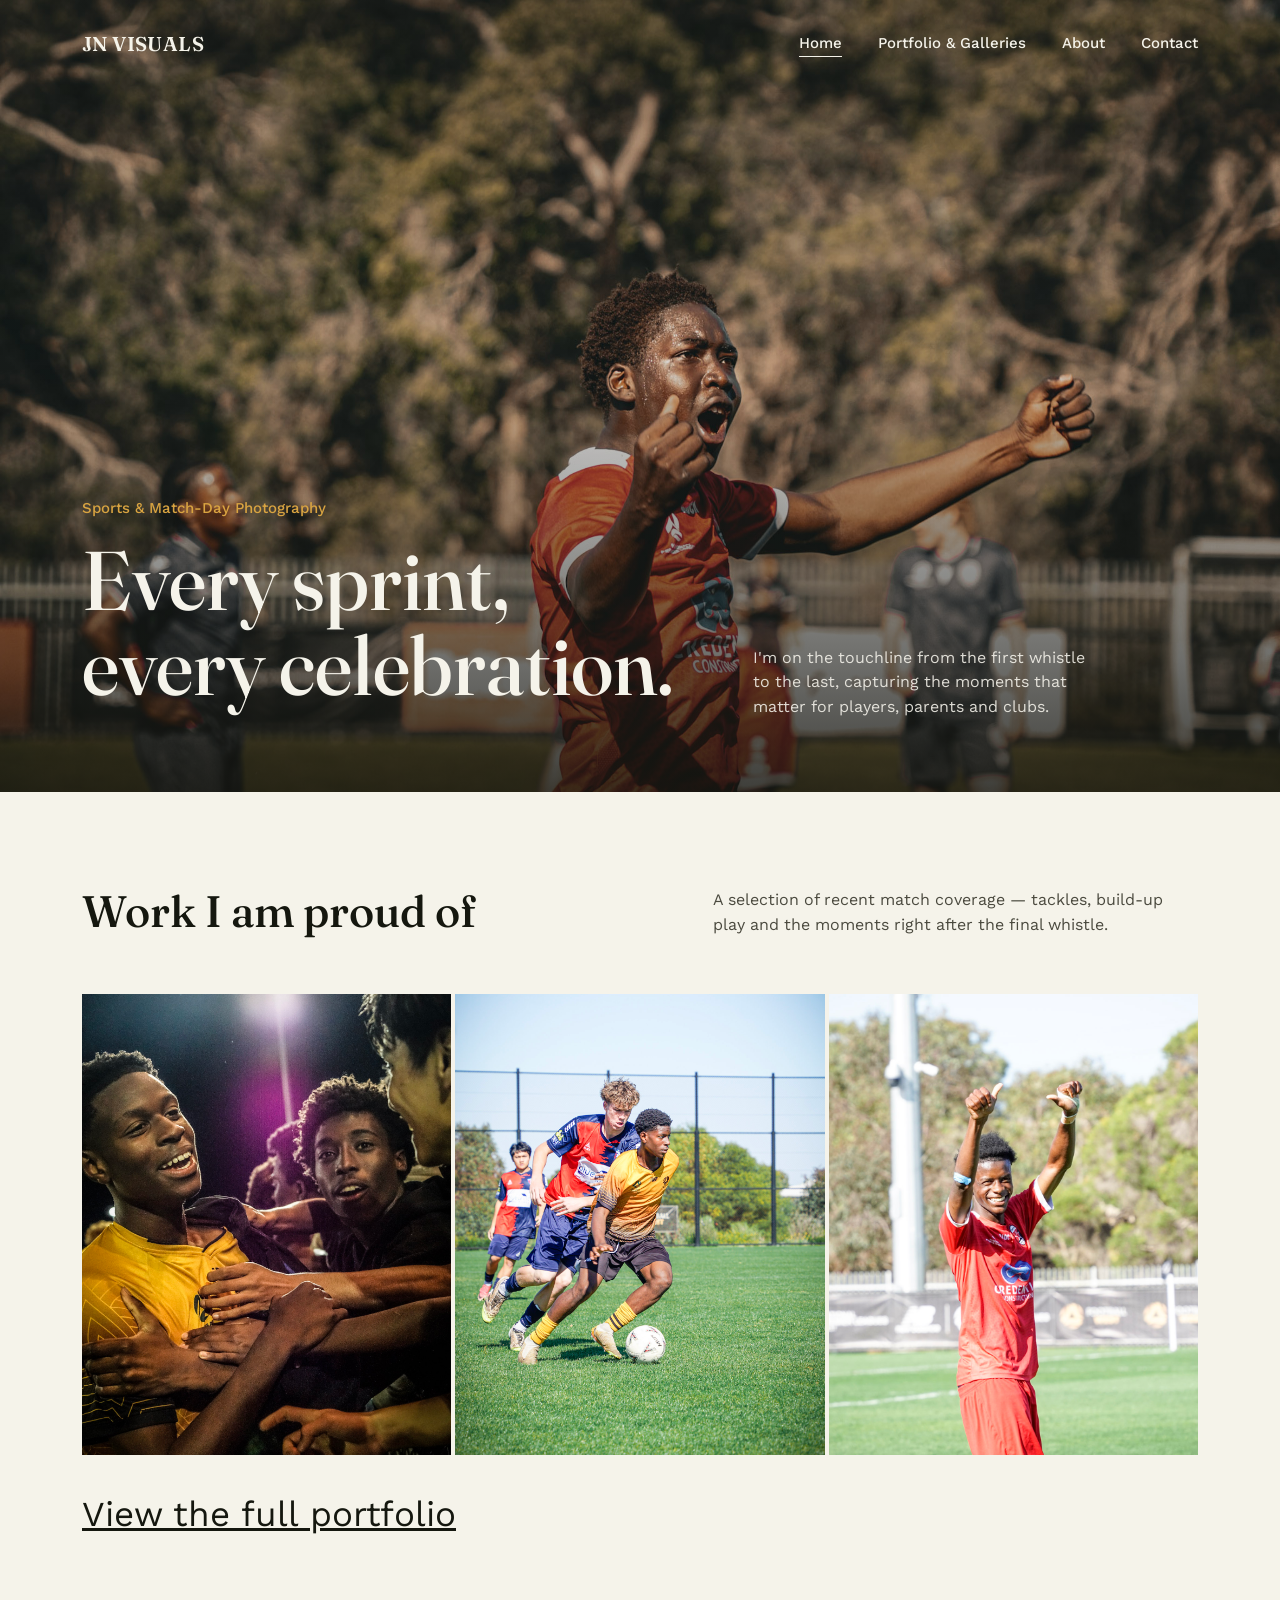
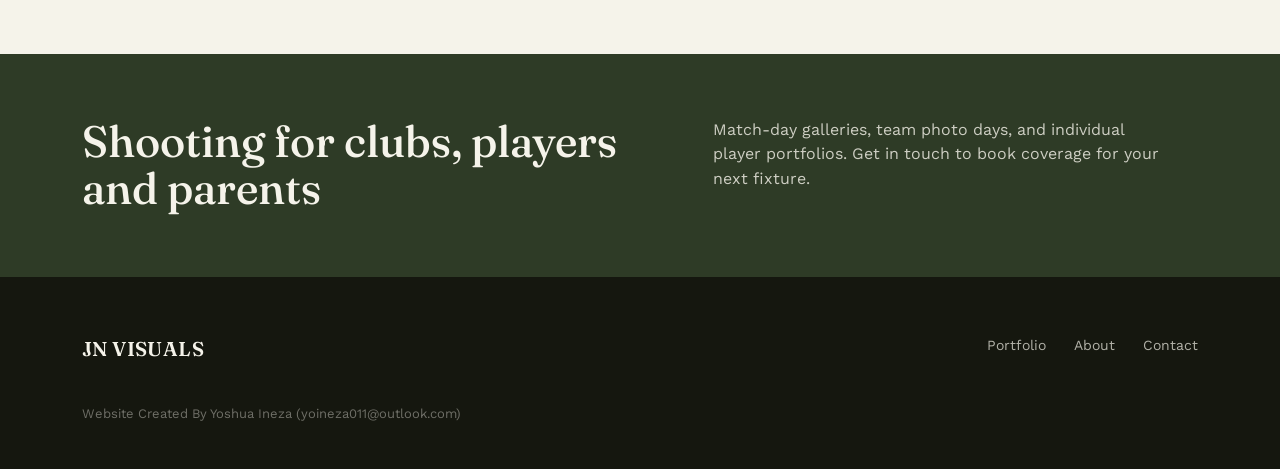
<file: index.html>
<!DOCTYPE html>
<html lang="en">
<head>
<meta charset="UTF-8">
<meta name="viewport" content="width=device-width, initial-scale=1.0">
<title>JN Visuals — Sports Photography</title>
<meta name="description" content="JN Visuals captures football and soccer action for players, clubs and parents — game-day moments from the touchline.">
<link rel="stylesheet" href="css/style.css">
<link rel="icon" type="image/png" href="favicon.png">
</head>
<body>

<nav class="site-nav on-photo">
  <div class="wrap">
    <a href="index.html" class="brand">JN VISUALS</a>
    <ul class="nav-links">
      <li><a href="index.html" class="active">Home</a></li>
      <li><a href="portfolio.html">Portfolio &amp; Galleries</a></li>
      <li><a href="about.html">About</a></li>
      <li><a href="contact.html">Contact</a></li>
    </ul>
  </div>
</nav>

<header class="hero" style="background-image:url('images/hero.jpg')">
  <div class="hero-content">
    <div class="wrap">
      <div>
        <p class="hero-kicker">Sports &amp; Match-Day Photography</p>
        <h1>Every sprint,<br>every celebration.</h1>
      </div>
      <p class="hero-copy">I'm on the touchline from the first whistle to the last, capturing the moments that matter for players, parents and clubs.</p>
    </div>
  </div>
</header>

<section class="section">
  <div class="wrap">
    <div class="section-head">
      <h2>Work I am proud of</h2>
      <p>A selection of recent match coverage — tackles, build-up play and the moments right after the final whistle.</p>
    </div>
    <div class="gallery">
      <div class="photo" data-file="images/gallery-09.jpg" style="background-image:url('images/gallery-09.jpg')">
        <div class="caption">Pure joy at the final whistle</div>
      </div>
      <div class="photo" data-file="images/gallery-06.jpg" style="background-image:url('images/gallery-06.jpg')">
        <div class="caption">Skill on the ball</div>
      </div>
      <div class="photo" data-file="images/gallery-19.jpg" style="background-image:url('images/gallery-19.jpg')">
        <div class="caption">Fists up after the winner</div>
      </div>
    </div>
    <p style="margin-top:32px;"><a href="portfolio.html" style="text-decoration:underline; font-size:35px;">View the full portfolio</a></p>
  </div>
</section>

<section class="section tight on-pitch">
  <div class="wrap section-head" style="margin-bottom:0;">
    <h2>Shooting for clubs, players and parents</h2>
    <p>Match-day galleries, team photo days, and individual player portfolios. Get in touch to book coverage for your next fixture.</p>
  </div>
</section>

<footer class="site-footer">
  <div class="wrap">
    <div>
      <a href="index.html" class="brand">JN VISUALS</a>
      <p class="footer-note">Website Created By Yoshua Ineza (yoineza011@outlook.com)</p>
    </div>
    <ul class="footer-links">
      <li><a href="portfolio.html">Portfolio</a></li>
      <li><a href="about.html">About</a></li>
      <li><a href="contact.html">Contact</a></li>
    </ul>
  </div>
</footer>

</body>
</html>
</file>
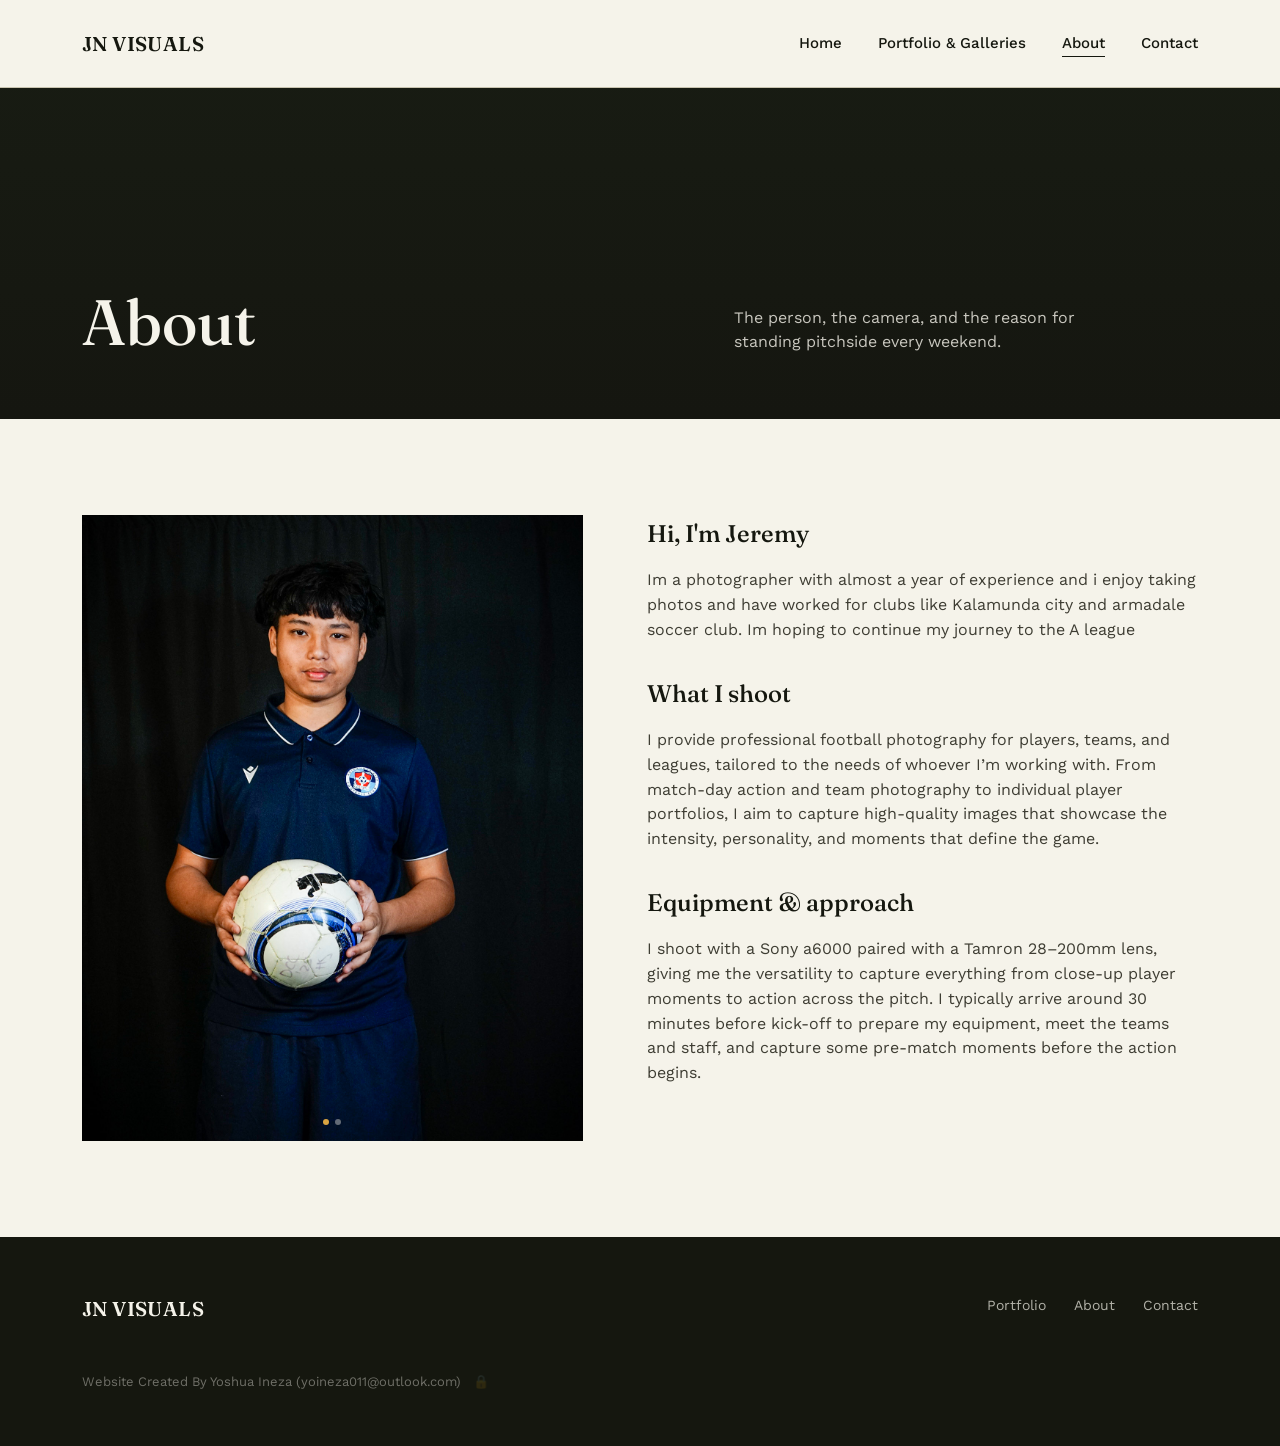
<file: about.html>
<!DOCTYPE html>
<html lang="en">
<head>
<meta charset="UTF-8">
<meta name="viewport" content="width=device-width, initial-scale=1.0">
<title>About — JN Visuals</title>
<meta name="description" content="About JN Visuals, sports photographer covering junior and club football.">
<link rel="stylesheet" href="css/style.css">
<link rel="icon" type="image/png" href="favicon.png">
</head>
<body>

<nav class="site-nav solid">
  <div class="wrap">
    <a href="index.html" class="brand">JN VISUALS</a>
    <ul class="nav-links">
      <li><a href="index.html">Home</a></li>
      <li><a href="portfolio.html">Portfolio &amp; Galleries</a></li>
      <li><a href="about.html" class="active">About</a></li>
      <li><a href="contact.html">Contact</a></li>
    </ul>
  </div>
</nav>

<header class="page-hero">
  <div class="wrap">
    <h1>About</h1>
    <p>The person, the camera, and the reason for standing pitchside every weekend.</p>
  </div>
</header>

<section class="section">
  <div class="wrap about-grid">
    <div class="about-carousel">
      <div class="slide active" style="background-image:url('images/about-01.jpg')"></div>
      <div class="slide" style="background-image:url('images/about-02.jpg')"></div>
      <div class="dots">
        <span class="dot active"></span>
        <span class="dot"></span>
      </div>
    </div>
    <div class="about-body">
      <h3>Hi, I'm Jeremy</h3>
      <p>Im a photographer with almost a year of experience and i enjoy taking photos and have worked for clubs like Kalamunda city and armadale soccer club. Im hoping to continue my journey to the A league</p>

      <h3>What I shoot</h3>
      <p>I provide professional football photography for players, teams, and leagues, tailored to the needs of whoever I’m working with. From match-day action and team photography to individual player portfolios, I aim to capture high-quality images that showcase the intensity, personality, and moments that define the game.</p>

      <h3>Equipment &amp; approach</h3>
      <p>I shoot with a Sony a6000 paired with a Tamron 28–200mm lens, giving me the versatility to capture everything from close-up player moments to action across the pitch. I typically arrive around 30 minutes before kick-off to prepare my equipment, meet the teams and staff, and capture some pre-match moments before the action begins.</p>
    </div>
  </div>
</section>

<footer class="site-footer">
  <div class="wrap">
    <div>
      <a href="index.html" class="brand">JN VISUALS</a>
      <p class="footer-note">Website Created By Yoshua Ineza (yoineza011@outlook.com) <a href="admin.html" style="color:rgba(245,243,234,0.12); text-decoration:none; padding:8px; display:inline-block;" title="">🔒</a></p>
    </div>
    <ul class="footer-links">
      <li><a href="portfolio.html">Portfolio</a></li>
      <li><a href="about.html">About</a></li>
      <li><a href="contact.html">Contact</a></li>
    </ul>
  </div>
</footer>

<script>
(function(){
  var slides = document.querySelectorAll('.about-carousel .slide');
  var dots = document.querySelectorAll('.about-carousel .dot');
  var i = 0;
  setInterval(function(){
    slides[i].classList.remove('active');
    dots[i].classList.remove('active');
    i = (i + 1) % slides.length;
    slides[i].classList.add('active');
    dots[i].classList.add('active');
  }, 5000);
})();
</script>

</body>
</html>
</file>
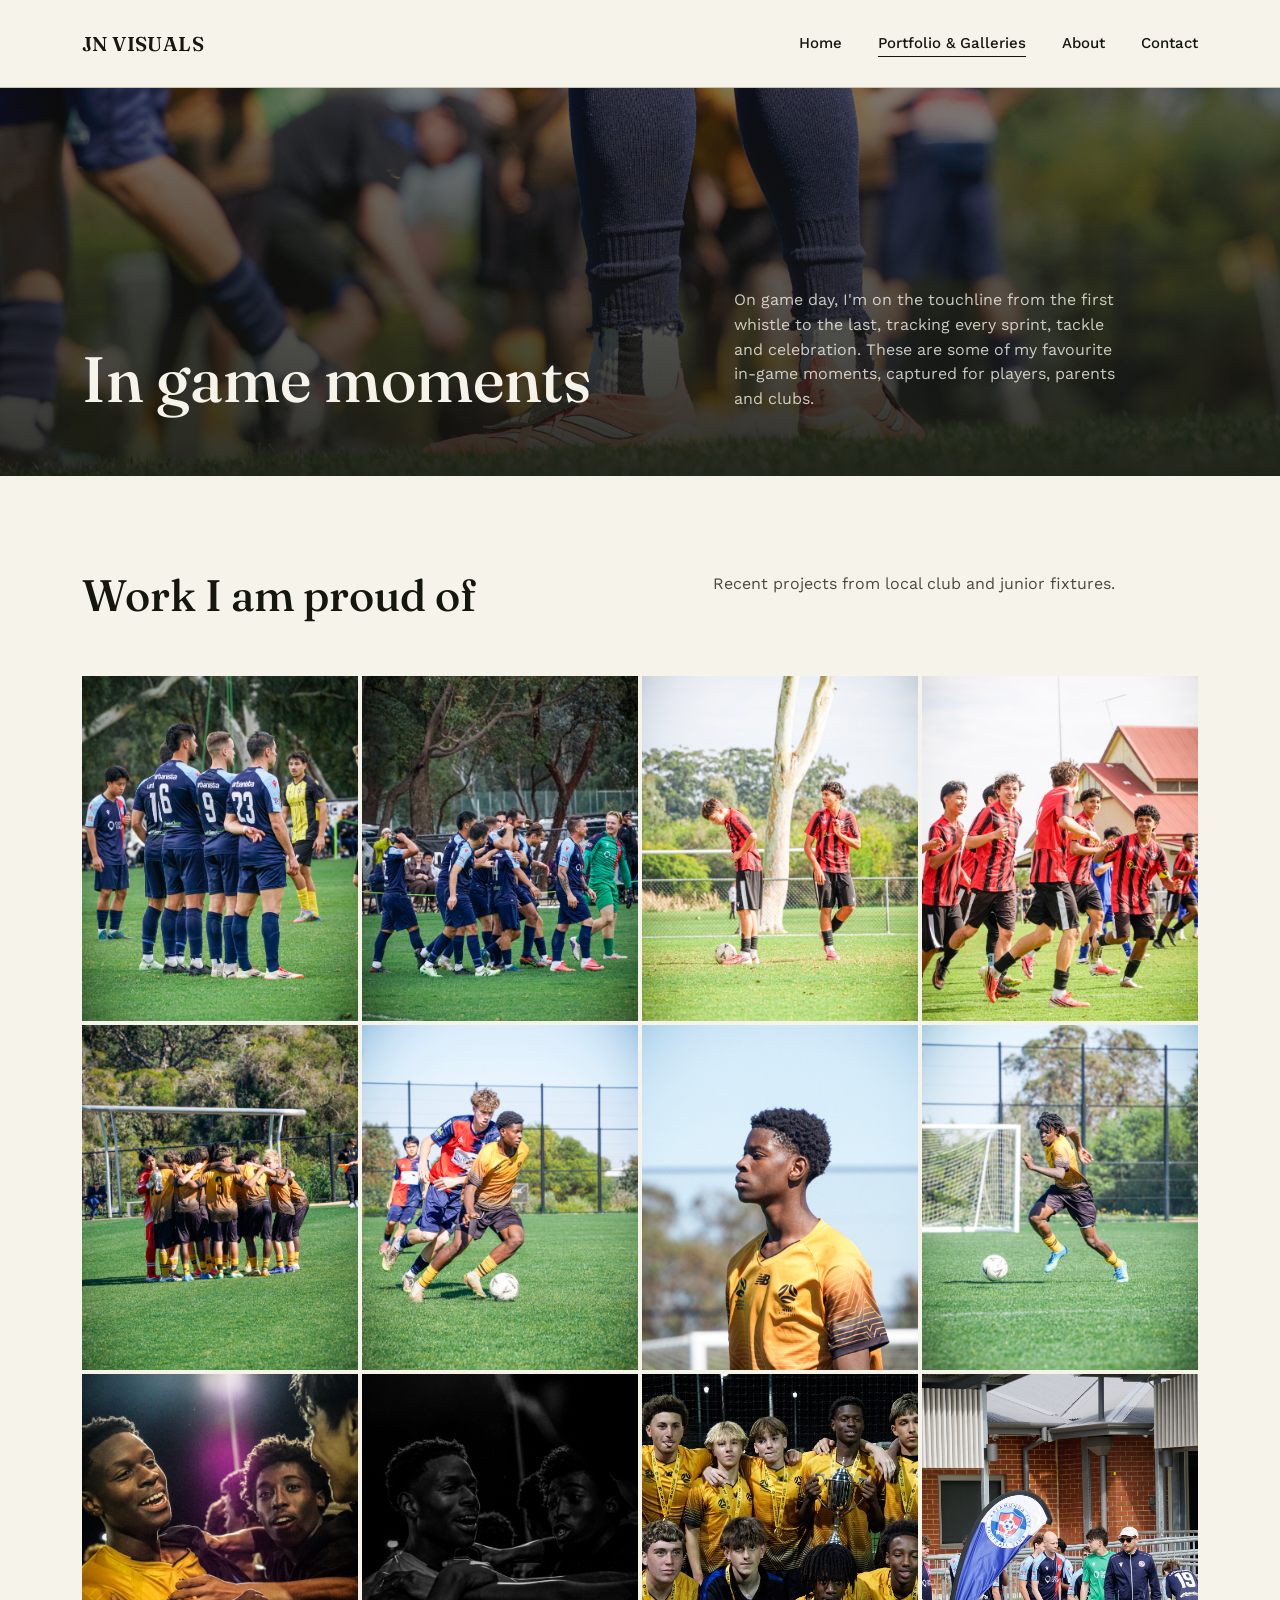
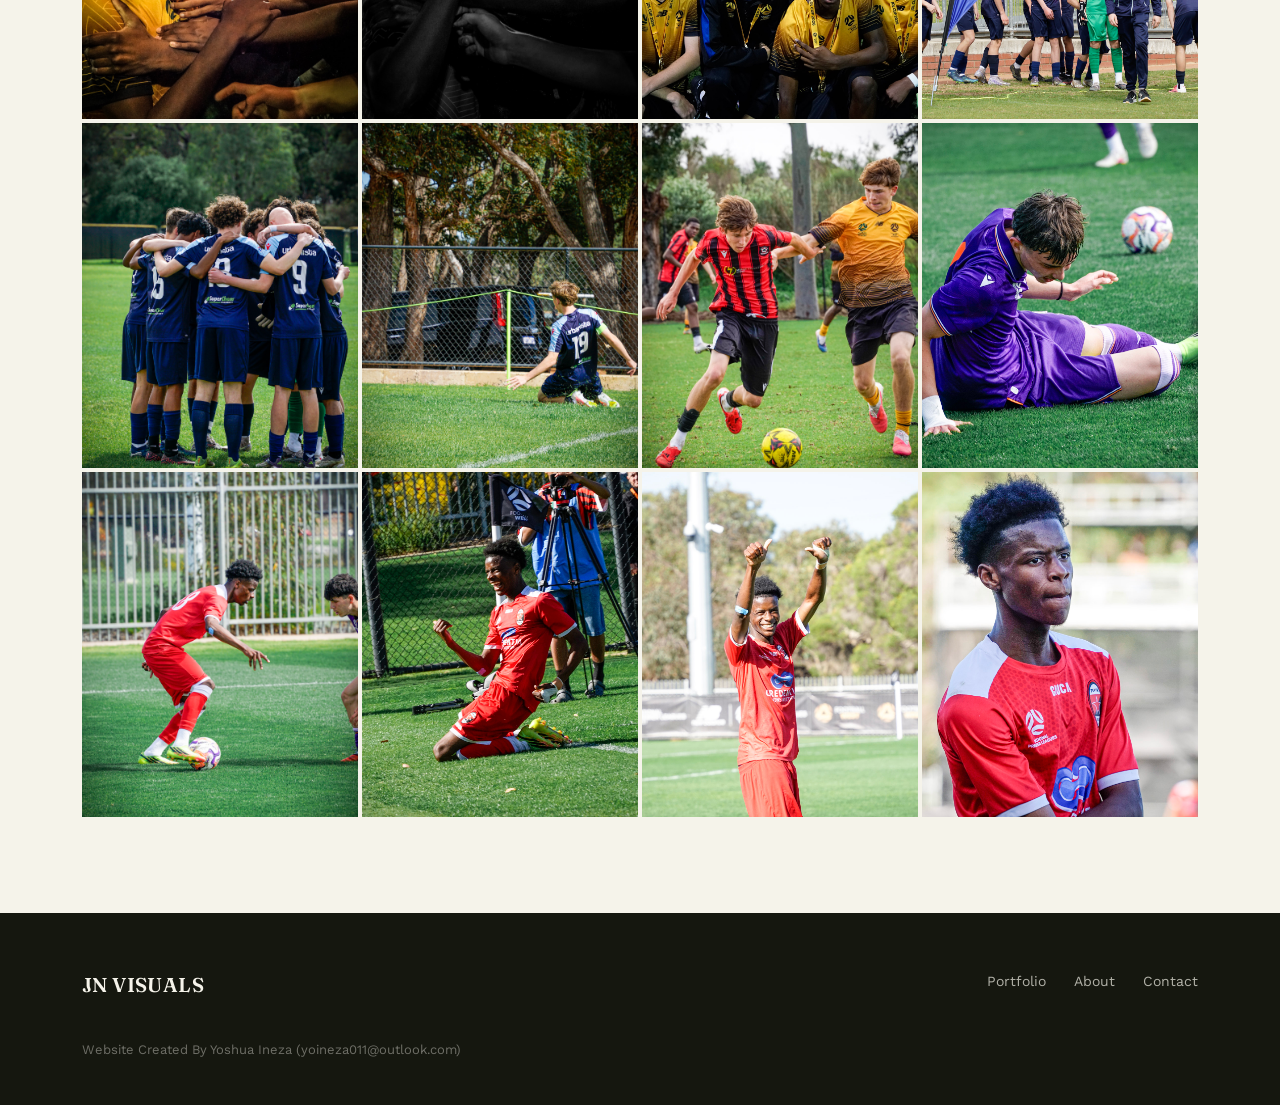
<file: portfolio.html>
<!DOCTYPE html>
<html lang="en">
<head>
<meta charset="UTF-8">
<meta name="viewport" content="width=device-width, initial-scale=1.0">
<title>Portfolio &amp; Galleries — JN Visuals</title>
<meta name="description" content="Match-day galleries from JN Visuals — action shots, celebrations and team moments from grassroots and club football.">
<link rel="stylesheet" href="css/style.css">
<link rel="icon" type="image/png" href="favicon.png">
</head>
<body>

<nav class="site-nav solid">
  <div class="wrap">
    <a href="index.html" class="brand">JN VISUALS</a>
    <ul class="nav-links">
      <li><a href="index.html">Home</a></li>
      <li><a href="portfolio.html" class="active">Portfolio &amp; Galleries</a></li>
      <li><a href="about.html">About</a></li>
      <li><a href="contact.html">Contact</a></li>
    </ul>
  </div>
</nav>

<header class="page-hero" style="background-image:url('images/hero-portfolio.jpg')">
  <div class="wrap">
    <h1>In game moments</h1>
    <p>On game day, I'm on the touchline from the first whistle to the last, tracking every sprint, tackle and celebration. These are some of my favourite in-game moments, captured for players, parents and clubs.</p>
  </div>
</header>

<section class="section">
  <div class="wrap">
    <div class="section-head">
      <h2>Work I am proud of</h2>
      <p>Recent projects from local club and junior fixtures.</p>
    </div>
    <div class="gallery gallery--wide">
      <div class="photo" data-file="images/gallery-01.jpg" style="background-image:url('images/gallery-01.jpg')">
        <div class="caption">Lined up before kickoff</div>
      </div>
      <div class="photo" data-file="images/gallery-02.jpg" style="background-image:url('images/gallery-02.jpg')">
        <div class="caption">Closing in on goal</div>
      </div>
      <div class="photo" data-file="images/gallery-03.jpg" style="background-image:url('images/gallery-03.jpg')">
        <div class="caption">Squaring up in a local derby</div>
      </div>
      <div class="photo" data-file="images/gallery-04.jpg" style="background-image:url('images/gallery-04.jpg')">
        <div class="caption">Breaking forward as a team</div>
      </div>
      <div class="photo" data-file="images/gallery-05.jpg" style="background-image:url('images/gallery-05.jpg')">
        <div class="caption">Huddled up before the whistle</div>
      </div>
      <div class="photo" data-file="images/gallery-06.jpg" style="background-image:url('images/gallery-06.jpg')">
        <div class="caption">Skill on the ball</div>
      </div>
      <div class="photo" data-file="images/gallery-07.jpg" style="background-image:url('images/gallery-07.jpg')">
        <div class="caption">Focused before kickoff</div>
      </div>
      <div class="photo" data-file="images/gallery-08.jpg" style="background-image:url('images/gallery-08.jpg')">
        <div class="caption">A moment from open play</div>
      </div>
      <div class="photo" data-file="images/gallery-09.jpg" style="background-image:url('images/gallery-09.jpg')">
        <div class="caption">Pure joy at the final whistle</div>
      </div>
      <div class="photo" data-file="images/gallery-10.jpg" style="background-image:url('images/gallery-10.jpg')">
        <div class="caption">A quieter kind of celebration</div>
      </div>
      <div class="photo" data-file="images/gallery-11.jpg" style="background-image:url('images/gallery-11.jpg')">
        <div class="caption">Champions — the whole squad</div>
      </div>
      <div class="photo" data-file="images/gallery-12.jpg" style="background-image:url('images/gallery-12.jpg')">
        <div class="caption">Walking out for the big occasion</div>
      </div>
      <div class="photo" data-file="images/gallery-13.jpg" style="background-image:url('images/gallery-13.jpg')">
        <div class="caption">Talking tactics mid-game</div>
      </div>
      <div class="photo" data-file="images/gallery-14.jpg" style="background-image:url('images/gallery-14.jpg')">
        <div class="caption">Ready to spring off the line</div>
      </div>
      <div class="photo" data-file="images/gallery-15.jpg" style="background-image:url('images/gallery-15.jpg')">
        <div class="caption">Shoulder to shoulder for the ball</div>
      </div>
      <div class="photo" data-file="images/gallery-16.jpg" style="background-image:url('images/gallery-16.jpg')">
        <div class="caption">Diving in for the loose ball</div>
      </div>
      <div class="photo" data-file="images/gallery-17.jpg" style="background-image:url('images/gallery-17.jpg')">
        <div class="caption">Working the ball down the line</div>
      </div>
      <div class="photo" data-file="images/gallery-18.jpg" style="background-image:url('images/gallery-18.jpg')">
        <div class="caption">Down but not out</div>
      </div>
      <div class="photo" data-file="images/gallery-19.jpg" style="background-image:url('images/gallery-19.jpg')">
        <div class="caption">Fists up after the winner</div>
      </div>
      <div class="photo" data-file="images/gallery-20.jpg" style="background-image:url('images/gallery-20.jpg')">
        <div class="caption">Eyes on the game</div>
      </div>
    </div>
  </div>
</section>

<footer class="site-footer">
  <div class="wrap">
    <div>
      <a href="index.html" class="brand">JN VISUALS</a>
      <p class="footer-note">Website Created By Yoshua Ineza (yoineza011@outlook.com)</p>
    </div>
    <ul class="footer-links">
      <li><a href="portfolio.html">Portfolio</a></li>
      <li><a href="about.html">About</a></li>
      <li><a href="contact.html">Contact</a></li>
    </ul>
  </div>
</footer>

</body>
</html>
</file>
<file: css/style.css>
@import url('https://fonts.googleapis.com/css2?family=Fraunces:opsz,wght@9..144,400;9..144,500;9..144,600&family=Work+Sans:wght@400;500;600&display=swap');

:root {
  --paper: #F5F3EA;
  --ink: #15170F;
  --pitch: #2E3B26;
  --pitch-dark: #1C2417;
  --floodlight: #D9A441;
  --line: #C9C4B0;
  --serif: 'Fraunces', Georgia, 'Times New Roman', serif;
  --sans: 'Work Sans', -apple-system, BlinkMacSystemFont, sans-serif;
  --max: 1180px;
}

* { box-sizing: border-box; }

html { scroll-behavior: smooth; }

body {
  margin: 0;
  background: var(--paper);
  color: var(--ink);
  font-family: var(--sans);
  font-size: 16px;
  line-height: 1.55;
  -webkit-font-smoothing: antialiased;
}

img { max-width: 100%; display: block; }

a { color: inherit; }

.wrap {
  max-width: var(--max);
  margin: 0 auto;
  padding: 0 32px;
}

/* ---------- Nav ---------- */

.site-nav {
  position: absolute;
  top: 0; left: 0; right: 0;
  z-index: 10;
  padding: 28px 0;
}

.site-nav.solid {
  position: relative;
  background: var(--paper);
  border-bottom: 1px solid var(--line);
}

.site-nav .wrap {
  display: flex;
  align-items: center;
  justify-content: space-between;
}

.brand {
  font-family: var(--serif);
  font-weight: 600;
  font-size: 20px;
  letter-spacing: 0.02em;
  text-decoration: none;
}

.site-nav.on-photo .brand,
.site-nav.on-photo .nav-links a { color: var(--paper); }

.nav-links {
  list-style: none;
  display: flex;
  gap: 36px;
  margin: 0;
  padding: 0;
}

.nav-links a {
  text-decoration: none;
  font-size: 15px;
  font-weight: 500;
  padding-bottom: 4px;
  border-bottom: 1px solid transparent;
  transition: border-color 0.2s ease;
}

.nav-links a:hover,
.nav-links a.active {
  border-color: currentColor;
}

/* ---------- Hero ---------- */

.hero {
  position: relative;
  min-height: 88vh;
  display: flex;
  align-items: flex-end;
  background: var(--pitch-dark) url('../images/hero.jpg') center/cover no-repeat;
}

.hero::after {
  content: '';
  position: absolute;
  inset: 0;
  background: linear-gradient(0deg, rgba(20,20,15,0.82) 0%, rgba(20,20,15,0.15) 55%, rgba(20,20,15,0.35) 100%);
}

.hero-content {
  position: relative;
  width: 100%;
  padding-bottom: 72px;
  color: var(--paper);
}

.hero-content .wrap {
  display: grid;
  grid-template-columns: 1.4fr 1fr;
  gap: 48px;
  align-items: end;
}

.hero h1 {
  font-family: var(--serif);
  font-weight: 500;
  font-size: clamp(42px, 6.5vw, 88px);
  line-height: 1.02;
  margin: 0 0 12px;
}

.hero-kicker {
  font-family: var(--sans);
  font-size: 15px;
  color: var(--floodlight);
  margin: 0 0 18px;
  font-weight: 500;
}

.hero-copy {
  font-size: 16px;
  max-width: 34ch;
  color: rgba(245,243,234,0.88);
  margin: 0;
}

/* ---------- Sections ---------- */

.section {
  padding: 96px 0;
}

.section.tight { padding: 64px 0; }

.section.on-pitch {
  background: var(--pitch);
  color: var(--paper);
}

.section-head {
  display: grid;
  grid-template-columns: 1.2fr 1fr;
  gap: 48px;
  margin-bottom: 56px;
  align-items: start;
}

.section-head h2 {
  font-family: var(--serif);
  font-weight: 500;
  font-size: clamp(30px, 4vw, 44px);
  line-height: 1.08;
  margin: 0;
}

.section-head p {
  margin: 0;
  color: #4B4A3F;
  max-width: 46ch;
}

.on-pitch .section-head p { color: rgba(245,243,234,0.8); }

/* ---------- Gallery ---------- */

.gallery {
  display: grid;
  grid-template-columns: repeat(3, 1fr);
  gap: 4px;
}

.gallery--wide {
  grid-template-columns: repeat(4, 1fr);
}

@media (max-width: 860px) {
  .gallery--wide { grid-template-columns: repeat(3, 1fr); }
}

@media (max-width: 540px) {
  .gallery--wide { grid-template-columns: repeat(2, 1fr); }
}

.photo {
  position: relative;
  aspect-ratio: 4 / 5;
  background: var(--pitch) center/cover no-repeat;
  overflow: hidden;
}

.photo .caption {
  position: absolute;
  left: 0; right: 0; bottom: 0;
  padding: 18px 20px;
  background: linear-gradient(0deg, rgba(20,20,15,0.85), rgba(20,20,15,0));
  color: var(--paper);
  font-size: 14px;
  opacity: 0;
  transform: translateY(6px);
  transition: opacity 0.25s ease, transform 0.25s ease;
}

.photo:hover .caption { opacity: 1; transform: translateY(0); }

.photo.placeholder::before {
  content: attr(data-file);
  position: absolute;
  inset: 0;
  display: flex;
  align-items: center;
  justify-content: center;
  text-align: center;
  padding: 24px;
  font-family: var(--sans);
  font-size: 12px;
  letter-spacing: 0.02em;
  color: rgba(245,243,234,0.55);
  border: 1px dashed rgba(245,243,234,0.25);
  margin: 10px;
}

/* ---------- Footer ---------- */

.site-footer {
  background: var(--ink);
  color: rgba(245,243,234,0.7);
  padding: 56px 0 32px;
}

.site-footer .wrap {
  display: flex;
  justify-content: space-between;
  align-items: flex-start;
  flex-wrap: wrap;
  gap: 24px;
}

.site-footer .brand { color: var(--paper); }

.footer-links {
  list-style: none;
  display: flex;
  gap: 28px;
  margin: 0;
  padding: 0;
}

.footer-links a { text-decoration: none; font-size: 14px; }
.footer-links a:hover { color: var(--floodlight); }

.footer-note {
  margin-top: 40px;
  font-size: 13px;
  color: rgba(245,243,234,0.4);
}

/* ---------- Page hero (non-home) ---------- */

.page-hero {
  position: relative;
  padding: 200px 0 64px;
  background-color: var(--pitch-dark);
  background-size: cover;
  background-position: center;
  color: var(--paper);
}

.page-hero::after {
  content: '';
  position: absolute;
  inset: 0;
  background: linear-gradient(0deg, rgba(20,20,15,0.88) 0%, rgba(20,20,15,0.55) 100%);
}

.page-hero .wrap {
  position: relative;
  display: grid;
  grid-template-columns: 1.3fr 1fr;
  gap: 48px;
  align-items: end;
}

.page-hero h1 {
  font-family: var(--serif);
  font-weight: 500;
  font-size: clamp(38px, 5.5vw, 64px);
  margin: 0;
  line-height: 1.05;
}

.page-hero p {
  margin: 0;
  color: rgba(245,243,234,0.8);
  max-width: 40ch;
}

/* ---------- About ---------- */

.about-grid {
  display: grid;
  grid-template-columns: 1fr 1.1fr;
  gap: 64px;
  align-items: start;
}

.about-portrait {
  aspect-ratio: 4 / 5;
  background: var(--pitch) center/cover no-repeat;
  position: relative;
}

.about-body h3 {
  font-family: var(--serif);
  font-weight: 500;
  font-size: 24px;
  margin: 32px 0 10px;
}

.about-body h3:first-child { margin-top: 0; }

.about-body p { color: #3E3D33; max-width: 56ch; }

/* ---------- Contact ---------- */

.contact-grid {
  display: grid;
  grid-template-columns: 1fr 1fr;
  gap: 64px;
}

.contact-details dt {
  font-family: var(--sans);
  font-size: 13px;
  color: #7A7864;
  margin-top: 24px;
}

.contact-details dt:first-child { margin-top: 0; }

.contact-details dd {
  margin: 4px 0 0;
  font-family: var(--serif);
  font-size: 20px;
}

form { display: flex; flex-direction: column; gap: 18px; }

label {
  font-size: 13px;
  color: #7A7864;
  display: block;
  margin-bottom: 6px;
}

input, textarea {
  width: 100%;
  border: 1px solid var(--line);
  background: transparent;
  padding: 12px 14px;
  font-family: var(--sans);
  font-size: 15px;
  color: var(--ink);
}

input:focus, textarea:focus {
  outline: 2px solid var(--pitch);
  outline-offset: 1px;
}

button {
  align-self: flex-start;
  background: var(--pitch);
  color: var(--paper);
  border: none;
  padding: 13px 28px;
  font-family: var(--sans);
  font-size: 15px;
  font-weight: 500;
  cursor: pointer;
}

button:hover { background: var(--pitch-dark); }

/* ---------- Responsive ---------- */

@media (max-width: 860px) {
  .nav-links { gap: 20px; }
  .hero-content .wrap,
  .page-hero .wrap,
  .section-head,
  .about-grid,
  .contact-grid {
    grid-template-columns: 1fr;
  }
  .gallery { grid-template-columns: repeat(2, 1fr); }
  .site-footer .wrap { flex-direction: column; }
}

@media (max-width: 540px) {
  .wrap { padding: 0 20px; }
  .gallery { grid-template-columns: 1fr 1fr; gap: 3px; }
  .nav-links { gap: 14px; }
  .nav-links a { font-size: 13px; }
}

@media (prefers-reduced-motion: reduce) {
  html { scroll-behavior: auto; }
  * { transition: none !important; }
}



.hero::after, .page-hero::after { z-index: 1; } .hero-content, .page-hero .wrap { position: relative; z-index: 2; }


.about-carousel { position: relative; aspect-ratio: 4 / 5; overflow: hidden; background: var(--pitch); } .about-carousel .slide { position: absolute; inset: 0; background-size: cover; background-position: center; opacity: 0; transition: opacity 1s ease; } .about-carousel .slide.active { opacity: 1; } .about-carousel .dots { position: absolute; bottom: 16px; left: 50%; transform: translateX(-50%); display: flex; gap: 6px; z-index: 2; } .about-carousel .dot { width: 6px; height: 6px; border-radius: 50%; background: rgba(245,243,234,0.4); transition: background 0.3s ease; } .about-carousel .dot.active { background: var(--floodlight); }
</file>
